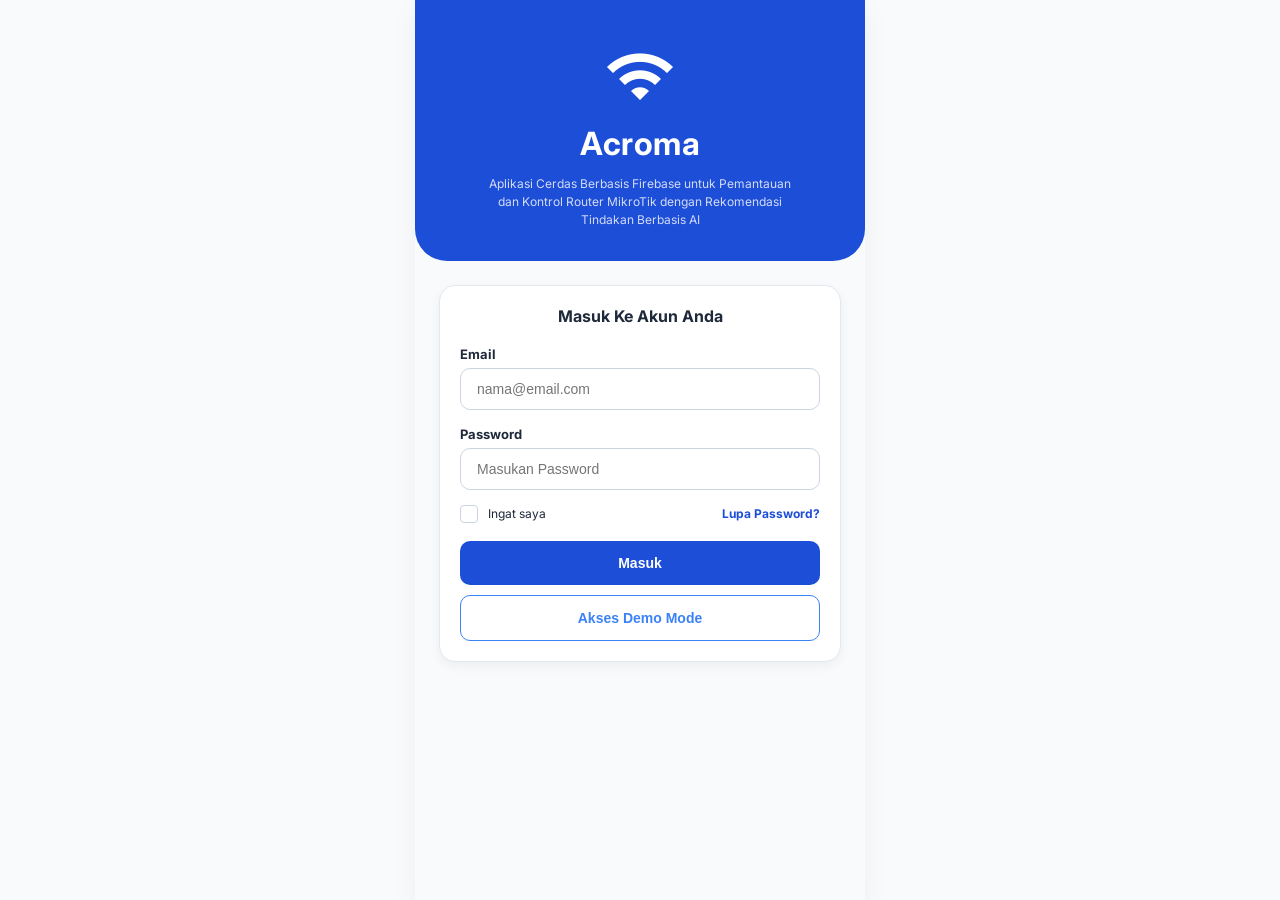
<file: web_app/index.html>
<!DOCTYPE html>
<html lang="id">
<head>
  <meta charset="UTF-8">
  <meta name="viewport" content="width=device-width, initial-scale=1.0">
  <title>ACROMA - Network Monitoring & AI Control</title>
  <link rel="stylesheet" href="style.css">
  <link href="https://fonts.googleapis.com/css2?family=Inter:wght@400;500;600;700;900&display=swap" rel="stylesheet">
  <link rel="stylesheet" href="https://fonts.googleapis.com/icon?family=Material+Icons+Outlined">
</head>
<body>

  <!-- ================= AUTH CONTAINER ================= -->
  <div id="auth-container" class="active">
    <div class="auth-banner">
      <span class="material-icons-outlined banner-icon">wifi</span>
      <h1 class="banner-title">Acroma</h1>
      <p class="banner-desc">Aplikasi Cerdas Berbasis Firebase untuk Pemantauan dan Kontrol Router MikroTik dengan Rekomendasi Tindakan Berbasis AI</p>
    </div>
    
    <div class="auth-card-wrapper">
      <div class="auth-card">
        <h2 class="card-title">Masuk Ke Akun Anda</h2>
        <div id="error-message" class="error-msg hide">Email atau password salah. Silakan coba lagi.</div>
        
        <form id="login-form">
          <div class="form-group">
            <label class="form-label">Email</label>
            <input type="email" id="email" class="form-control" placeholder="nama@email.com" required>
          </div>
          
          <div class="form-group">
            <label class="form-label">Password</label>
            <input type="password" id="password" class="form-control" placeholder="Masukan Password" required>
          </div>
          
          <div class="form-row">
            <label class="checkbox-container">
              <input type="checkbox" id="remember-me">
              <span class="checkmark"></span>
              Ingat saya
            </label>
            <a href="#" id="forgot-password" class="forgot-link">Lupa Password?</a>
          </div>
          
          <button type="submit" class="btn btn-primary">Masuk</button>
          <button type="button" id="btn-demo" class="btn btn-outline">Akses Demo Mode</button>
        </form>
      </div>
    </div>
  </div>

  <!-- ================= DASHBOARD CONTAINER ================= -->
  <div id="dashboard-container" class="hide">
    <!-- Blue Header Banner Area -->
    <header class="dashboard-header">
      <div class="header-nav">
        <h2 class="header-brand">ACROMA</h2>
        <div class="header-actions">
          <span class="material-icons-outlined action-bell">notifications</span>
          <button id="btn-logout" class="logout-link">Keluar</button>
        </div>
      </div>
      
      <!-- Router Status Info Card -->
      <div class="router-card">
        <div class="router-card-top">
          <div class="router-identity">
            <div class="router-avatar">
              <span class="material-icons-outlined">router</span>
            </div>
            <div>
              <h3 id="router-name" class="router-title">Router Mikrotik A</h3>
              <p id="router-model" class="router-subtitle">MikroTik hap ac²</p>
              <p id="router-ip" class="router-ip-text">IP: 192.168.88.1</p>
            </div>
          </div>
          <div class="router-card-actions">
            <span class="material-icons-outlined btn-edit-icon" id="btn-edit-router">edit</span>
          </div>
        </div>
        
        <div class="router-card-status-row">
          <div class="status-indicator">
            <span class="circle-online"></span>
            Online
          </div>
          <div class="uptime-indicator">
            <span class="material-icons-outlined uptime-icon">schedule</span>
            <span id="router-uptime">15d 7h 23m</span>
          </div>
        </div>
        
        <div class="router-card-metrics">
          <div class="metric-col">
            <p class="metric-label">CPU</p>
            <h4 id="metric-cpu" class="metric-value">12%</h4>
          </div>
          <div class="metric-col">
            <p class="metric-label">Memory</p>
            <h4 id="metric-ram" class="metric-value">45%</h4>
          </div>
          <div class="metric-col">
            <p class="metric-label">Temp</p>
            <h4 id="metric-temp" class="metric-value">41°C</h4>
          </div>
        </div>
      </div>
    </header>
    
    <!-- Horizontal Navigation Menu Tabs -->
    <nav class="navigation-tabs">
      <button class="tab-btn active" data-tab="tab-overview">Overview</button>
      <button class="tab-btn" data-tab="tab-ai">Kecerdasan Artifisial</button>
      <button class="tab-btn" data-tab="tab-pelanggan">Pelanggan</button>
      <button class="tab-btn" data-tab="tab-log">Log</button>
      <button class="tab-btn" data-tab="tab-settings">Settings</button>
    </nav>
    
    <!-- Views Content Area -->
    <main class="tab-content-wrapper">
      
      <!-- 1. OVERVIEW VIEW -->
      <section id="tab-overview" class="tab-view active">
        <div class="overview-grid">
          <!-- Card 1 -->
          <div class="overview-card">
            <div class="overview-icon-box bg-blue">
              <span class="material-icons-outlined text-blue">person</span>
            </div>
            <p class="overview-title">Wifi Tersambung</p>
            <h2 id="view-devices-count" class="overview-value">1</h2>
            <p class="overview-desc">Connected now</p>
          </div>
          <!-- Card 2 -->
          <div class="overview-card">
            <div class="overview-icon-box bg-green">
              <span class="material-icons-outlined text-green">bolt</span>
            </div>
            <p class="overview-title">Bandwidth</p>
            <h2 id="view-bandwidth" class="overview-value">128.5</h2>
            <p class="overview-desc">Mbps Download</p>
          </div>
          <!-- Card 3 -->
          <div class="overview-card">
            <div class="overview-icon-box bg-purple">
              <span class="material-icons-outlined text-purple">storage</span>
            </div>
            <p class="overview-title">Total Data Terpakai</p>
            <h2 id="view-data-used" class="overview-value">245.8 GB</h2>
            <p class="overview-desc">Hari ini</p>
          </div>
          <!-- Card 4 -->
          <div class="overview-card">
            <div class="overview-icon-box bg-orange">
              <span class="material-icons-outlined text-orange">bar_chart</span>
            </div>
            <p class="overview-title">Kualitas Sinyal</p>
            <h2 id="view-signal" class="overview-value">Bagus</h2>
            <p class="overview-desc">Rata-Rata 92%</p>
          </div>
        </div>
      </section>
      
      <!-- 2. AI VIEW -->
      <section id="tab-ai" class="tab-view">
        <div class="ai-banner">
          <h3 class="ai-banner-title">Rekomendasi AI</h3>
          <p class="ai-banner-desc">Melakukan analisis terhadap pola performa Router Kantor Utama.</p>
        </div>
        
        <div id="ai-recs-list" class="recs-list">
          <!-- Generated recommendations list -->
        </div>
      </section>
      
      <!-- 3. PELANGGAN VIEW -->
      <section id="tab-pelanggan" class="tab-view">
        <div class="view-header-row">
          <h3 class="view-section-title">Perangkat terhubung</h3>
          <span id="devices-badge" class="badge-total">Total: 4</span>
        </div>
        
        <div id="devices-list" class="devices-list">
          <!-- Client list items -->
        </div>
      </section>
      
      <!-- 4. LOG VIEW -->
      <section id="tab-log" class="tab-view">
        <div class="log-banner">
          <h3 class="log-banner-title">Aktivitas Log</h3>
        </div>
        
        <div id="logs-list" class="logs-list">
          <!-- Log list items -->
        </div>
      </section>
      
      <!-- 5. SETTINGS VIEW -->
      <section id="tab-settings" class="tab-view">
        <div class="settings-card">
          <h3 class="settings-card-title">Informasi Router</h3>
          <div class="settings-divider"></div>
          
          <div class="settings-row">
            <span class="settings-label">Nama Router MikroTik</span>
            <span id="settings-name" class="settings-value">Router Mikrotik A</span>
          </div>
          <div class="settings-row">
            <span class="settings-label">Model</span>
            <span id="settings-model" class="settings-value">MikroTik hap ac²</span>
          </div>
          <div class="settings-row">
            <span class="settings-label">IP Address</span>
            <span id="settings-ip" class="settings-value">192.168.88.1</span>
          </div>
          <div class="settings-row">
            <span class="settings-label">Sistem</span>
            <span class="settings-value">RouterOS v7.1.1</span>
          </div>
          <div class="settings-row">
            <span class="settings-label">Uptime</span>
            <span id="settings-uptime" class="settings-value">15d 7h 23m</span>
          </div>
        </div>
        
        <button id="btn-edit-router-settings" class="btn btn-primary btn-settings-edit">Edit Router</button>
      </section>
      
    </main>
  </div>

  <!-- ================= MODALS ================= -->
  <!-- Edit Router Config Modal -->
  <div id="edit-router-modal" class="modal-overlay hide">
    <div class="modal-content">
      <h3 class="modal-title">Edit Router Config</h3>
      
      <div class="form-group">
        <label class="form-label">Nama Router</label>
        <input type="text" id="edit-name" class="form-control">
      </div>
      <div class="form-group">
        <label class="form-label">IP / Host Address</label>
        <input type="text" id="edit-host" class="form-control">
      </div>
      <div class="form-group">
        <label class="form-label">API Port</label>
        <input type="number" id="edit-port" class="form-control" value="8728">
      </div>
      <div class="form-group">
        <label class="form-label">Username</label>
        <input type="text" id="edit-user" class="form-control">
      </div>
      <div class="form-group">
        <label class="form-label">Password</label>
        <input type="password" id="edit-pass" class="form-control">
      </div>
      
      <div class="modal-buttons">
        <button id="btn-modal-cancel" class="btn btn-outline">Batal</button>
        <button id="btn-modal-save" class="btn btn-primary">Simpan</button>
      </div>
    </div>
  </div>

  <!-- Forgot Password Modal -->
  <div id="reset-password-modal" class="modal-overlay hide">
    <div class="modal-content">
      <h3 class="modal-title">Reset Password</h3>
      <p class="modal-desc">Masukkan email administrator Anda. Kami akan mengirimkan link reset password ke email tersebut.</p>
      
      <div class="form-group">
        <label class="form-label">Email Administrator</label>
        <input type="email" id="reset-email" class="form-control" placeholder="nama@email.com">
      </div>
      
      <div class="modal-buttons">
        <button id="btn-reset-cancel" class="btn btn-outline">Batal</button>
        <button id="btn-reset-send" class="btn btn-primary">Kirim</button>
      </div>
    </div>
  </div>

  <!-- Client Limiter Modal -->
  <div id="limit-client-modal" class="modal-overlay hide">
    <div class="modal-content">
      <h3 class="modal-title">Batasi Kecepatan Client</h3>
      <p id="limit-client-name" class="modal-desc">Batasi bandwidth untuk perangkat</p>
      
      <div class="form-group">
        <label class="form-label">Maksimal Download Rate</label>
        <select id="limit-download" class="form-control">
          <option value="512k">512 Kbps</option>
          <option value="1M" selected>1 Mbps</option>
          <option value="2M">2 Mbps</option>
          <option value="5M">5 Mbps</option>
          <option value="10M">10 Mbps</option>
          <option value="unlimited">Unlimited (Tanpa Batas)</option>
        </select>
      </div>
      
      <div class="modal-buttons">
        <button id="btn-limit-cancel" class="btn btn-outline">Batal</button>
        <button id="btn-limit-save" class="btn btn-primary">Terapkan</button>
      </div>
    </div>
  </div>

  <script src="app.js"></script>
</body>
</html>
</file>
<file: web_app/style.css>
/* ================= GLOBAL RESETS & STYLING ================= */
* {
  margin: 0;
  padding: 0;
  box-sizing: border-box;
}

body {
  font-family: 'Inter', sans-serif;
  background-color: #F8FAFC;
  color: #1E293B;
  min-height: 100vh;
  display: flex;
  justify-content: center;
  align-items: flex-start;
}

/* Common Classes */
.hide {
  display: none !important;
}

/* ================= AUTHENTICATION VIEW ================= */
#auth-container {
  width: 100%;
  max-width: 450px;
  background-color: #F8FAFC;
  min-height: 100vh;
  box-shadow: 0 10px 25px rgba(0, 0, 0, 0.05);
  display: flex;
  flex-direction: column;
}

.auth-banner {
  background-color: #1D4ED8; /* Solid Blue */
  padding: 40px 24px 32px 24px;
  text-align: center;
  color: white;
  border-bottom-left-radius: 32px;
  border-bottom-right-radius: 32px;
}

.banner-icon {
  font-size: 72px !important;
  color: white;
  margin-bottom: 12px;
}

.banner-title {
  font-size: 32px;
  font-weight: 700;
  letter-spacing: 0.5px;
  margin-bottom: 12px;
}

.banner-desc {
  font-size: 12px;
  color: rgba(255, 255, 255, 0.8);
  line-height: 1.5;
  max-width: 320px;
  margin: 0 auto;
}

.auth-card-wrapper {
  padding: 24px;
  flex-grow: 1;
}

.auth-card {
  background-color: white;
  border-radius: 16px;
  padding: 20px;
  box-shadow: 0 4px 12px rgba(0, 0, 0, 0.05);
  border: 1px solid #E2E8F0;
}

.card-title {
  font-size: 16px;
  font-weight: 700;
  text-align: center;
  color: #1E293B;
  margin-bottom: 20px;
}

.error-msg {
  background-color: #FEE2E2;
  color: #DC2626;
  padding: 10px;
  border-radius: 8px;
  font-size: 12px;
  text-align: center;
  margin-bottom: 16px;
}

.form-group {
  margin-bottom: 16px;
}

.form-label {
  display: block;
  font-size: 13px;
  font-weight: 700;
  color: #1E293B;
  margin-bottom: 6px;
}

.form-control {
  width: 100%;
  padding: 12px 16px;
  border-radius: 10px;
  border: 1px solid #CBD5E1;
  font-size: 14px;
  color: #1E293B;
  outline: none;
  background-color: white;
}

.form-control:focus {
  border-color: #1D4ED8;
}

.form-row {
  display: flex;
  justify-content: space-between;
  align-items: center;
  margin-bottom: 20px;
}

/* Custom Checkbox */
.checkbox-container {
  display: flex;
  align-items: center;
  position: relative;
  padding-left: 28px;
  cursor: pointer;
  font-size: 12px;
  color: #1E293B;
  user-select: none;
}

.checkbox-container input {
  position: absolute;
  opacity: 0;
  cursor: pointer;
  height: 0;
  width: 0;
}

.checkmark {
  position: absolute;
  top: 50%;
  transform: translateY(-50%);
  left: 0;
  height: 18px;
  width: 18px;
  background-color: white;
  border: 1px solid #CBD5E1;
  border-radius: 4px;
}

.checkbox-container:hover input ~ .checkmark {
  border-color: #1D4ED8;
}

.checkbox-container input:checked ~ .checkmark {
  background-color: #1D4ED8;
  border-color: #1D4ED8;
}

.checkmark:after {
  content: "";
  position: absolute;
  display: none;
}

.checkbox-container input:checked ~ .checkmark:after {
  display: block;
}

.checkbox-container .checkmark:after {
  left: 5px;
  top: 2px;
  width: 5px;
  height: 9px;
  border: solid white;
  border-width: 0 2px 2px 0;
  transform: rotate(45deg);
}

.forgot-link {
  font-size: 12px;
  font-weight: 700;
  color: #1D4ED8;
  text-decoration: none;
}

.forgot-link:hover {
  text-decoration: underline;
}

.btn {
  display: block;
  width: 100%;
  padding: 14px;
  border-radius: 10px;
  font-size: 14px;
  font-weight: 700;
  border: none;
  cursor: pointer;
  text-align: center;
  outline: none;
}

.btn-primary {
  background-color: #1D4ED8;
  color: white;
}

.btn-primary:hover {
  background-color: #1E40AF;
}

.btn-outline {
  background-color: transparent;
  color: #3B82F6;
  border: 1.5px solid #3B82F6;
  margin-top: 10px;
}

.btn-outline:hover {
  background-color: rgba(59, 130, 246, 0.05);
}

/* ================= DASHBOARD VIEW ================= */
#dashboard-container {
  width: 100%;
  max-width: 450px;
  background-color: #F8FAFC;
  min-height: 100vh;
  box-shadow: 0 10px 25px rgba(0, 0, 0, 0.05);
  display: flex;
  flex-direction: column;
}

.dashboard-header {
  background-color: #1D4ED8;
  padding: 24px 20px 20px 20px;
  color: white;
}

.header-nav {
  display: flex;
  justify-content: space-between;
  align-items: center;
  margin-bottom: 20px;
}

.header-brand {
  font-size: 20px;
  font-weight: 900;
  letter-spacing: 1px;
}

.header-actions {
  display: flex;
  align-items: center;
  gap: 16px;
}

.action-bell {
  font-size: 22px !important;
  cursor: pointer;
}

.logout-link {
  background: none;
  border: none;
  color: white;
  font-size: 13px;
  font-weight: bold;
  cursor: pointer;
}

/* Router Top Card */
.router-card {
  background-color: #3B82F6; /* Transparent slate-blue */
  border-radius: 14px;
  padding: 16px;
  border: 1px solid rgba(255, 255, 255, 0.2);
}

.router-card-top {
  display: flex;
  justify-content: space-between;
  align-items: flex-start;
  margin-bottom: 12px;
}

.router-identity {
  display: flex;
  gap: 12px;
}

.router-avatar {
  background-color: rgba(255, 255, 255, 0.15);
  width: 42px;
  height: 42px;
  border-radius: 10px;
  display: flex;
  justify-content: center;
  align-items: center;
}

.router-avatar span {
  font-size: 24px !important;
  color: white;
}

.router-title {
  font-size: 15px;
  font-weight: 700;
}

.router-subtitle {
  font-size: 11px;
  color: rgba(255, 255, 255, 0.7);
}

.router-ip-text {
  font-size: 11px;
  color: rgba(255, 255, 255, 0.7);
  margin-top: 1px;
}

.btn-edit-icon {
  font-size: 20px !important;
  cursor: pointer;
  color: white;
}

.router-card-status-row {
  display: flex;
  justify-content: space-between;
  align-items: center;
  margin-bottom: 14px;
}

.status-indicator {
  background-color: rgba(5, 150, 105, 0.2);
  border: 1px solid #059669;
  padding: 4px 8px;
  border-radius: 12px;
  font-size: 10px;
  font-weight: 700;
  display: flex;
  align-items: center;
  gap: 4px;
}

.circle-online {
  width: 6px;
  height: 6px;
  background-color: #10B981;
  border-radius: 50%;
}

.uptime-indicator {
  display: flex;
  align-items: center;
  gap: 4px;
  font-size: 11px;
  color: rgba(255, 255, 255, 0.85);
}

.uptime-icon {
  font-size: 14px !important;
}

.router-card-metrics {
  display: flex;
  justify-content: space-around;
  border-top: 1px solid rgba(255, 255, 255, 0.15);
  padding-top: 12px;
}

.metric-col {
  text-align: center;
}

.metric-label {
  font-size: 10px;
  color: rgba(255, 255, 255, 0.7);
  margin-bottom: 2px;
}

.metric-value {
  font-size: 14px;
  font-weight: 700;
}

/* Navigation Menu Tabs */
.navigation-tabs {
  background-color: white;
  display: flex;
  overflow-x: auto;
  border-bottom: 1px solid #E2E8F0;
  white-space: nowrap;
}

/* Hide scrollbar */
.navigation-tabs::-webkit-scrollbar {
  display: none;
}

.tab-btn {
  flex: 1;
  padding: 14px 16px;
  border: none;
  background: none;
  font-size: 12px;
  font-weight: 600;
  color: #64748B;
  cursor: pointer;
  outline: none;
  border-bottom: 3px solid transparent;
  transition: all 0.2s;
  text-align: center;
}

.tab-btn.active {
  color: #1D4ED8;
  border-bottom-color: #1D4ED8;
}

/* ================= TAB VIEWS CONTENT ================= */
.tab-content-wrapper {
  padding: 16px;
  flex-grow: 1;
}

.tab-view {
  display: none;
}

.tab-view.active {
  display: block;
}

/* Overview Tab */
.overview-grid {
  display: grid;
  grid-template-columns: repeat(2, 1fr);
  gap: 12px;
}

.overview-card {
  background-color: white;
  border-radius: 12px;
  padding: 14px;
  border: 1px solid #E2E8F0;
  box-shadow: 0 2px 4px rgba(0, 0, 0, 0.01);
  display: flex;
  flex-direction: column;
  height: 120px;
}

.overview-icon-box {
  width: 32px;
  height: 32px;
  border-radius: 8px;
  display: flex;
  justify-content: center;
  align-items: center;
  margin-bottom: 12px;
}

.overview-icon-box span {
  font-size: 18px !important;
}

/* Icon Colors */
.bg-blue { background-color: rgba(59, 130, 246, 0.1); }
.text-blue { color: #3B82F6; }

.bg-green { background-color: rgba(16, 185, 129, 0.1); }
.text-green { color: #10B981; }

.bg-purple { background-color: rgba(124, 58, 237, 0.1); }
.text-purple { color: #7C3AED; }

.bg-orange { background-color: rgba(245, 158, 11, 0.1); }
.text-orange { color: #F59E0B; }

.overview-title {
  font-size: 10px;
  font-weight: 700;
  color: #64748B;
  margin-bottom: 2px;
}

.overview-value {
  font-size: 16px;
  font-weight: 700;
  color: #1E293B;
  margin-bottom: 2px;
}

.overview-desc {
  font-size: 8px;
  color: #94A3B8;
}

/* AI Tab */
.ai-banner {
  background-color: rgba(124, 58, 237, 0.08);
  border: 1px solid rgba(124, 58, 237, 0.3);
  padding: 14px;
  border-radius: 12px;
  margin-bottom: 16px;
}

.ai-banner-title {
  font-size: 14px;
  font-weight: 700;
  color: #7C3AED;
  margin-bottom: 4px;
}

.ai-banner-desc {
  font-size: 11px;
  color: #64748B;
}

.ai-card {
  background-color: white;
  border-radius: 12px;
  padding: 16px;
  border: 1.5px solid rgba(124, 58, 237, 0.2);
  margin-bottom: 12px;
}

.ai-card-header {
  display: flex;
  justify-content: space-between;
  align-items: center;
  margin-bottom: 10px;
}

.ai-title-row {
  display: flex;
  align-items: center;
  gap: 8px;
}

.ai-card-title {
  font-size: 13px;
  font-weight: 700;
  color: #1E293B;
}

.ai-priority-badge {
  font-size: 9px;
  font-weight: 700;
  padding: 3px 8px;
  border-radius: 4px;
}

.badge-high {
  background-color: rgba(220, 38, 38, 0.1);
  color: #DC2626;
  border: 1px solid rgba(220, 38, 38, 0.3);
}

.badge-medium {
  background-color: rgba(217, 119, 6, 0.1);
  color: #D97706;
  border: 1px solid rgba(217, 119, 6, 0.3);
}

.ai-card-desc {
  font-size: 11px;
  color: #64748B;
  line-height: 1.4;
  margin-bottom: 12px;
}

.ai-action-btn {
  background-color: #1D4ED8;
  color: white;
  border: none;
  padding: 6px 16px;
  border-radius: 6px;
  font-size: 11px;
  font-weight: bold;
  cursor: pointer;
  float: right;
}

.ai-card::after {
  content: "";
  display: table;
  clear: both;
}

/* Pelanggan Tab */
.view-header-row {
  display: flex;
  justify-content: space-between;
  align-items: center;
  margin-bottom: 12px;
}

.view-section-title {
  font-size: 14px;
  font-weight: 700;
}

.badge-total {
  font-size: 11px;
  font-weight: 700;
  background-color: #E2E8F0;
  padding: 3px 8px;
  border-radius: 6px;
  color: #475569;
}

.client-card {
  background-color: white;
  border-radius: 12px;
  padding: 16px;
  border: 1px solid #E2E8F0;
  margin-bottom: 10px;
  display: flex;
  justify-content: space-between;
  align-items: center;
}

.client-details {
  display: flex;
  flex-direction: column;
  gap: 3px;
}

.client-name {
  font-size: 14px;
  font-weight: 700;
  color: #1E293B;
}

.client-ip {
  font-size: 12px;
  color: #1E293B;
}

.client-mac {
  font-size: 11px;
  color: #64748B;
}

.client-actions {
  display: flex;
  gap: 8px;
}

.btn-sm {
  padding: 6px 12px;
  border-radius: 6px;
  font-size: 11px;
  font-weight: bold;
  border: none;
  cursor: pointer;
}

.btn-limit {
  background-color: #1D4ED8;
  color: white;
}

.btn-block {
  background-color: transparent;
  color: #DC2626;
  border: 1.5px solid #DC2626;
}

.btn-unblock {
  background-color: transparent;
  color: #059669;
  border: 1.5px solid #059669;
}

/* Log Tab */
.log-banner {
  background-color: #059669; /* Green Banner */
  padding: 12px 16px;
  border-radius: 10px;
  color: white;
  margin-bottom: 16px;
}

.log-banner-title {
  font-size: 14px;
  font-weight: 700;
}

.log-item {
  background-color: white;
  border-radius: 12px;
  padding: 12px 16px;
  border: 1px solid #E2E8F0;
  margin-bottom: 8px;
  display: flex;
  align-items: center;
  gap: 14px;
}

.log-avatar {
  width: 36px;
  height: 36px;
  border-radius: 50%;
  display: flex;
  justify-content: center;
  align-items: center;
}

.log-avatar span {
  font-size: 18px !important;
}

.log-details {
  flex-grow: 1;
}

.log-text {
  font-size: 12px;
  font-weight: 700;
  color: #1E293B;
  margin-bottom: 2px;
}

.log-sub {
  font-size: 10px;
  color: #64748B;
}

/* Settings Tab */
.settings-card {
  background-color: white;
  border-radius: 12px;
  padding: 16px;
  border: 1px solid #E2E8F0;
  margin-bottom: 20px;
}

.settings-card-title {
  font-size: 14px;
  font-weight: 700;
}

.settings-divider {
  height: 1px;
  background-color: #E2E8F0;
  margin: 16px 0;
}

.settings-row {
  display: flex;
  justify-content: space-between;
  align-items: center;
  padding: 8px 0;
}

.settings-label {
  font-size: 12px;
  color: #64748B;
}

.settings-value {
  font-size: 12px;
  font-weight: 700;
  color: #1E293B;
}

.btn-settings-edit {
  padding: 12px;
}

/* ================= MODALS OVERLAYS ================= */
.modal-overlay {
  position: fixed;
  top: 0;
  left: 0;
  width: 100%;
  height: 100%;
  background-color: rgba(0, 0, 0, 0.4);
  z-index: 1000;
  display: flex;
  justify-content: center;
  align-items: center;
  padding: 20px;
}

.modal-content {
  background-color: white;
  width: 100%;
  max-width: 380px;
  border-radius: 16px;
  padding: 20px;
  box-shadow: 0 10px 25px rgba(0, 0, 0, 0.1);
  border: 1px solid #E2E8F0;
}

.modal-title {
  font-size: 16px;
  font-weight: 700;
  color: #1D4ED8;
  margin-bottom: 12px;
}

.modal-desc {
  font-size: 12px;
  color: #64748B;
  margin-bottom: 16px;
  line-height: 1.4;
}

.modal-buttons {
  display: flex;
  gap: 10px;
  margin-top: 20px;
}

.modal-buttons button {
  flex: 1;
}
</file>
